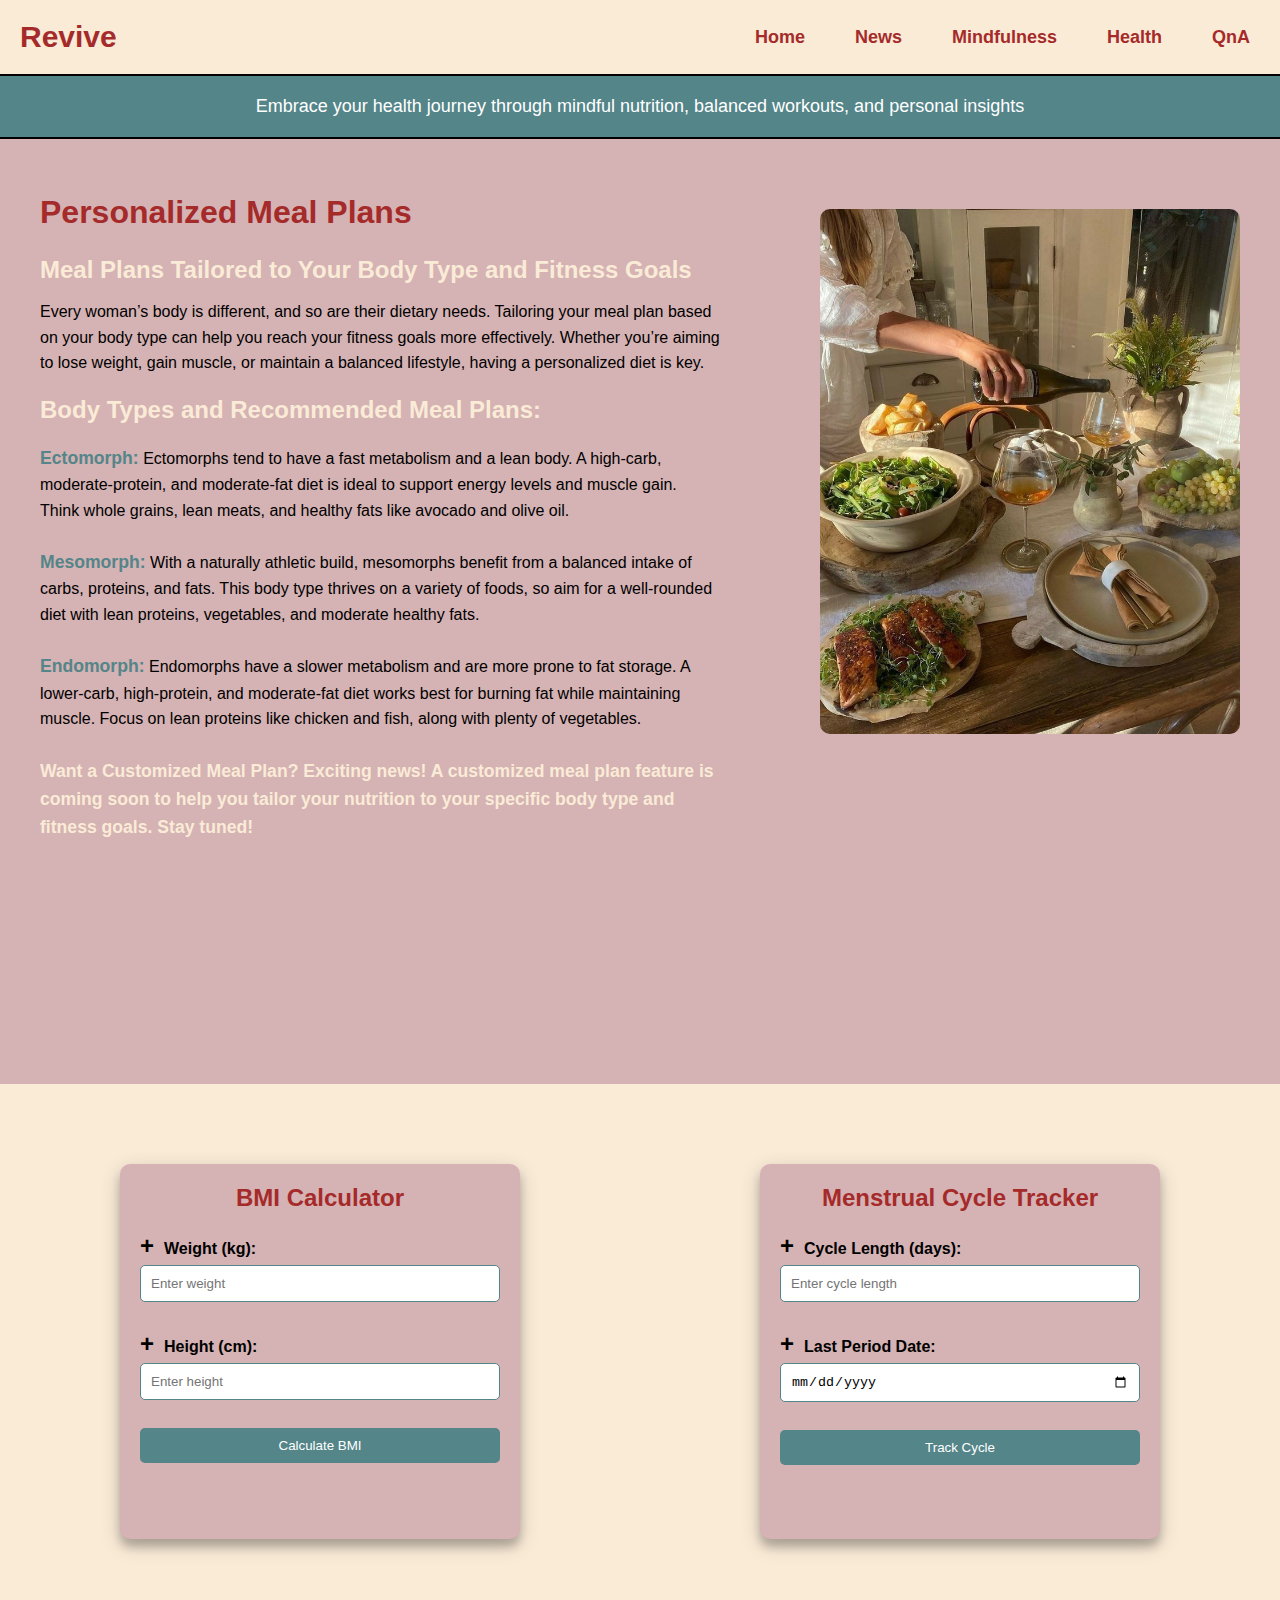
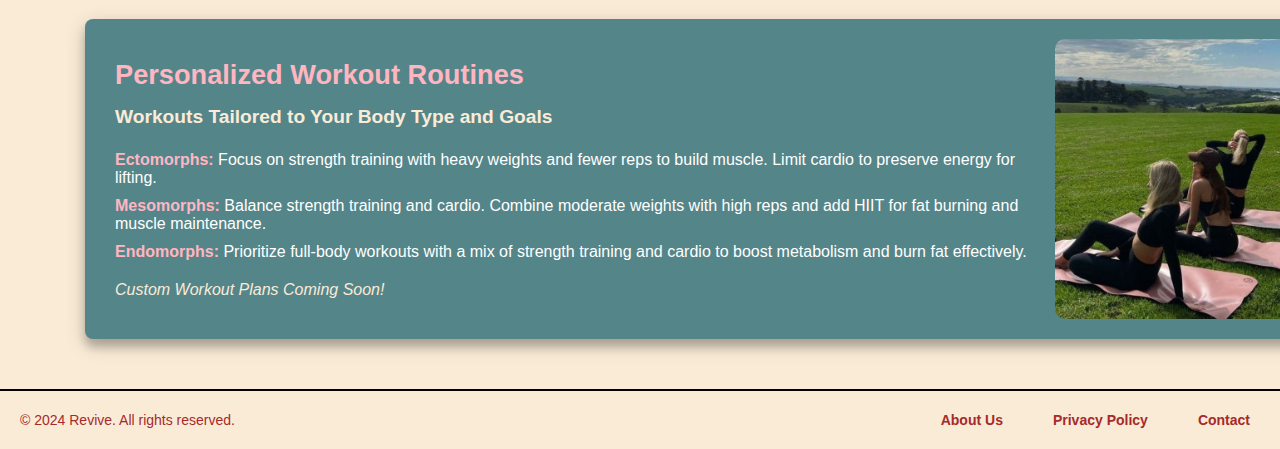
<file: health.html>
<!DOCTYPE html>
<html lang="en">
<head>
    <meta charset="UTF-8">
    <meta name="viewport" content="width=device-width, initial-scale=1.0">
    <title>REVIVE</title>
    <link rel="stylesheet" href="css/styles.css">
</head>
<body>
    <header>
        <h1>Revive</h1>
        <nav>
            <ul>
                <li><a href="index.html">Home</a></li>
                <li><a href="news.html">News</a></li>
                <li><a href="mindfulness.html">Mindfulness</a></li>
                <li><a href="health.html">Health</a></li>
                <li><a href="qna.html">QnA</a></li>
            </ul>
        </nav>
    </header>

<header class="mindfulness-header">
        <p>Embrace your health journey through mindful nutrition, balanced workouts, and personal insights</p>
    </header>


    <div class="diet-section">
        <div class="diet-content">
            <h2 class="diet-title">Personalized Meal Plans</h2>
            
            <h3 class="feature-title">Meal Plans Tailored to Your Body Type and Fitness Goals</h3>
            <p class="feature-description">
                Every woman’s body is different, and so are their dietary needs. Tailoring 
                your meal plan based on your body type can help you reach your fitness goals 
                more effectively. Whether you’re aiming to lose weight, gain muscle, or maintain 
                a balanced lifestyle, having a personalized diet is key.
            </p>
            
            <h4 class="body-type-title">Body Types and Recommended Meal Plans:</h4>
            
            <ul class="body-types">
                <li><strong>Ectomorph:</strong> Ectomorphs tend to have a fast metabolism and a lean body. 
                A high-carb, moderate-protein, and moderate-fat diet is ideal to support energy levels 
                and muscle gain. Think whole grains, lean meats, and healthy fats like avocado and olive oil.</li>
                
                <li><strong>Mesomorph:</strong> With a naturally athletic build, mesomorphs benefit from a balanced 
                intake of carbs, proteins, and fats. This body type thrives on a variety of foods, so aim for a 
                well-rounded diet with lean proteins, vegetables, and moderate healthy fats.</li>
                
                <li><strong>Endomorph:</strong> Endomorphs have a slower metabolism and are more prone to fat 
                storage. A lower-carb, high-protein, and moderate-fat diet works best for burning fat while 
                maintaining muscle. Focus on lean proteins like chicken and fish, along with plenty of vegetables.</li>
            </ul>
            
            <p class="interactive-suggestion">
                <strong>Want a Customized Meal Plan? Exciting news! A customized meal plan feature is coming soon to help you tailor your nutrition to your specific body type and fitness goals. Stay tuned!</strong>
            </p>
        </div>
        
        <div class="diet-image">
            <img src="img/health.jpeg" alt="Healthy food image" />
        </div>
    </div>
    

<div class="container6">  
    <div class="calculator-container">
        <h2 class="calculator-title">BMI Calculator</h2>
        <div class="calculator">
            <label for="weight" class="label">Weight (kg):</label>
            <input type="number" id="weight" class="input" placeholder="Enter weight"><br><br>
            
            <label for="height" class="label">Height (cm):</label>
            <input type="number" id="height" class="input" placeholder="Enter height"><br><br>
            
            <button onclick="calculateBMI()" class="button">Calculate BMI</button>
            <p id="bmiResult" class="result"></p>
        </div>
    </div>

    <div class="tracker-container">
        <h2 class="tracker-title">Menstrual Cycle Tracker</h2>
        <div class="cycle-tracker">
            <label for="cycleLength" class="label">Cycle Length (days):</label>
            <input type="number" id="cycleLength" class="input" placeholder="Enter cycle length"><br><br>
            
            <label for="lastPeriod" class="label">Last Period Date:</label>
            <input type="date" id="lastPeriod" class="input"><br><br>

            <button onclick="trackCycle()" class="button">Track Cycle</button>
            <p id="cycleResult" class="result"></p>
        </div>
    </div>
</div>
    
<div class="workout-container">
    <div class="workout-content">
        <h2 class="workout-title">Personalized Workout Routines</h2>
        <p class="workout-description">
            <strong>Workouts Tailored to Your Body Type and Goals</strong>
        </p>
        <ul class="workout-list">
            <li class="workout-item"><strong class="workout-head">Ectomorphs:</strong> Focus on strength training with heavy weights and fewer reps to build muscle. Limit cardio to preserve energy for lifting.</li>
            <li class="workout-item"><strong class="workout-head">Mesomorphs:</strong> Balance strength training and cardio. Combine moderate weights with high reps and add HIIT for fat burning and muscle maintenance.</li>
            <li class="workout-item"><strong class="workout-head">Endomorphs:</strong> Prioritize full-body workouts with a mix of strength training and cardio to boost metabolism and burn fat effectively.</li>
        </ul>
        <p class="custom-workout">Custom Workout Plans Coming Soon!</p>
    </div>
    <div>
        <img src="img/workout.jpeg" alt="Workout Image" class="image-class" />
    </div>
</div>


    <script src="js/scripts.js"></script>
    <footer>
        <p>&copy; 2024 Revive. All rights reserved.</p>
        <nav>
            <ul>
                <li><a href="#about">About Us</a></li>
                <li><a href="#privacy">Privacy Policy</a></li>
                <li><a href="#contact">Contact</a></li>
            </ul>
        </nav>
    </footer>
        
</body>
</html>
</file>
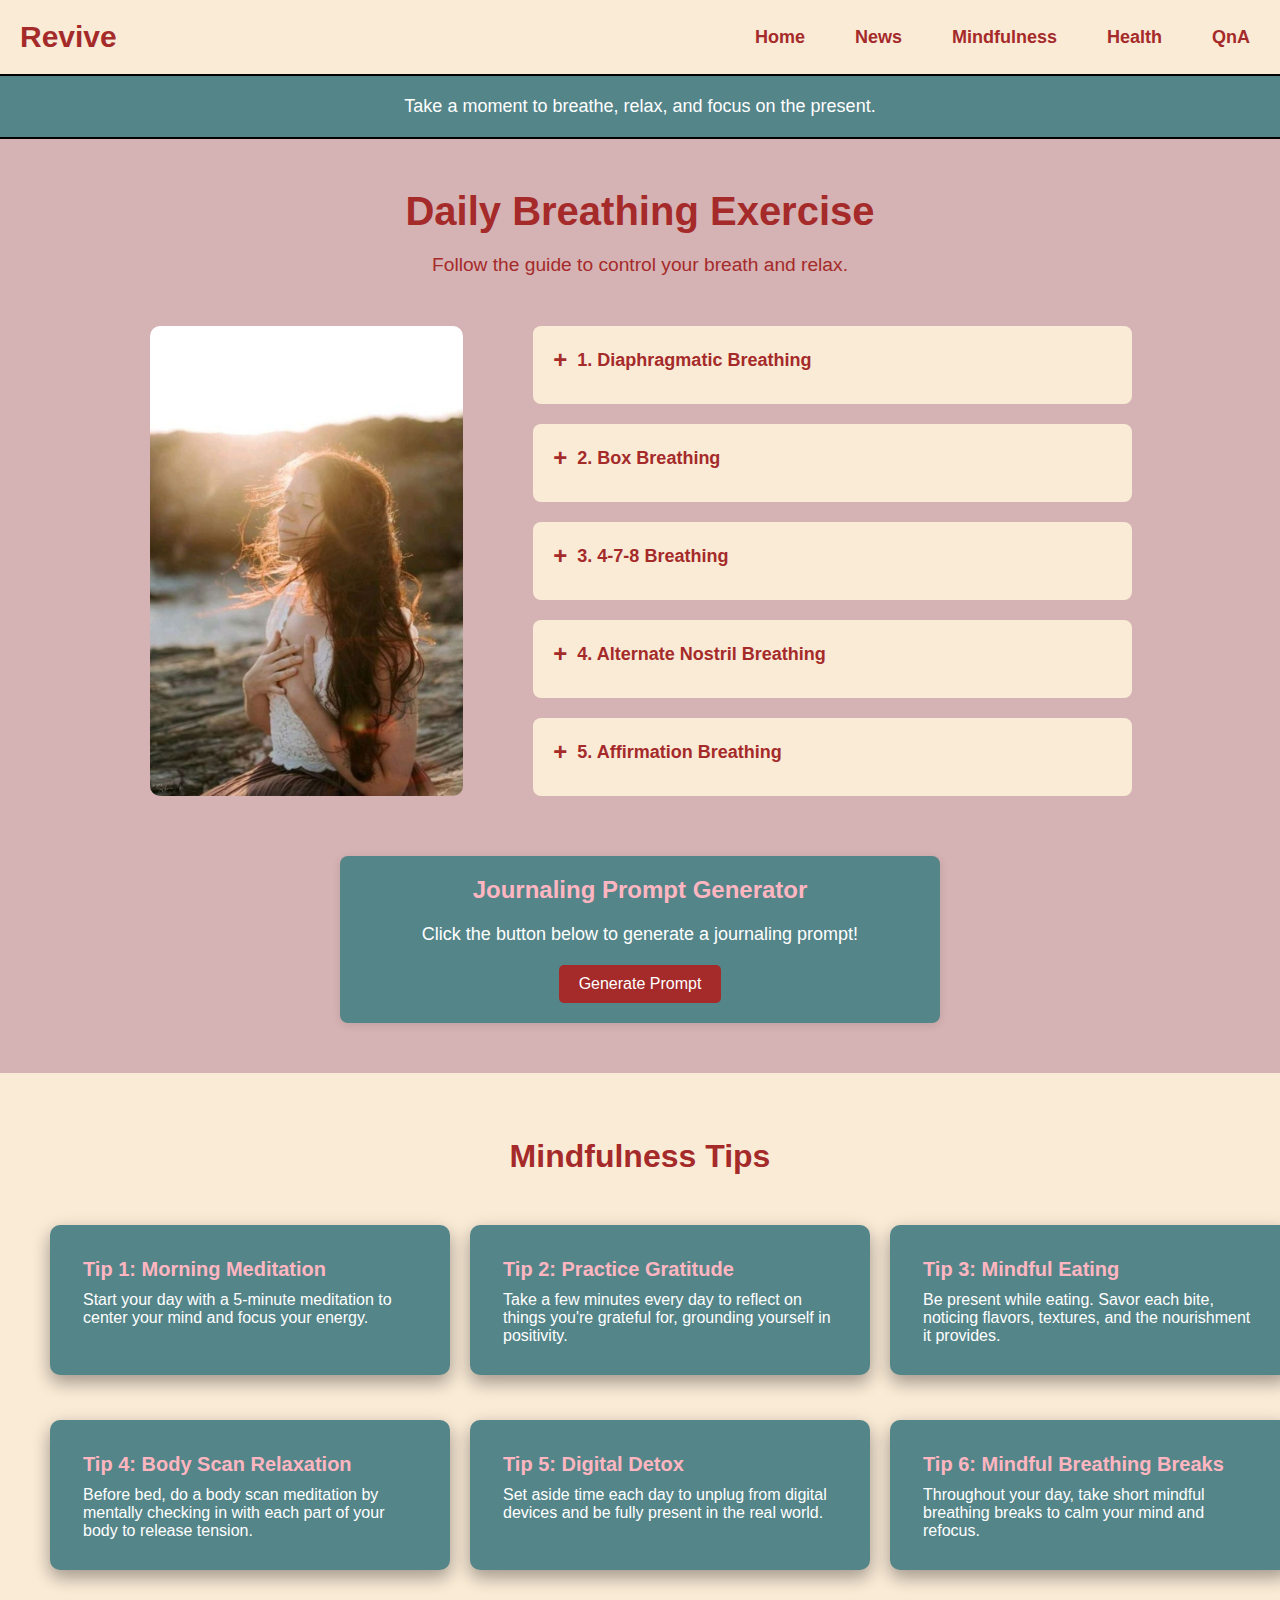
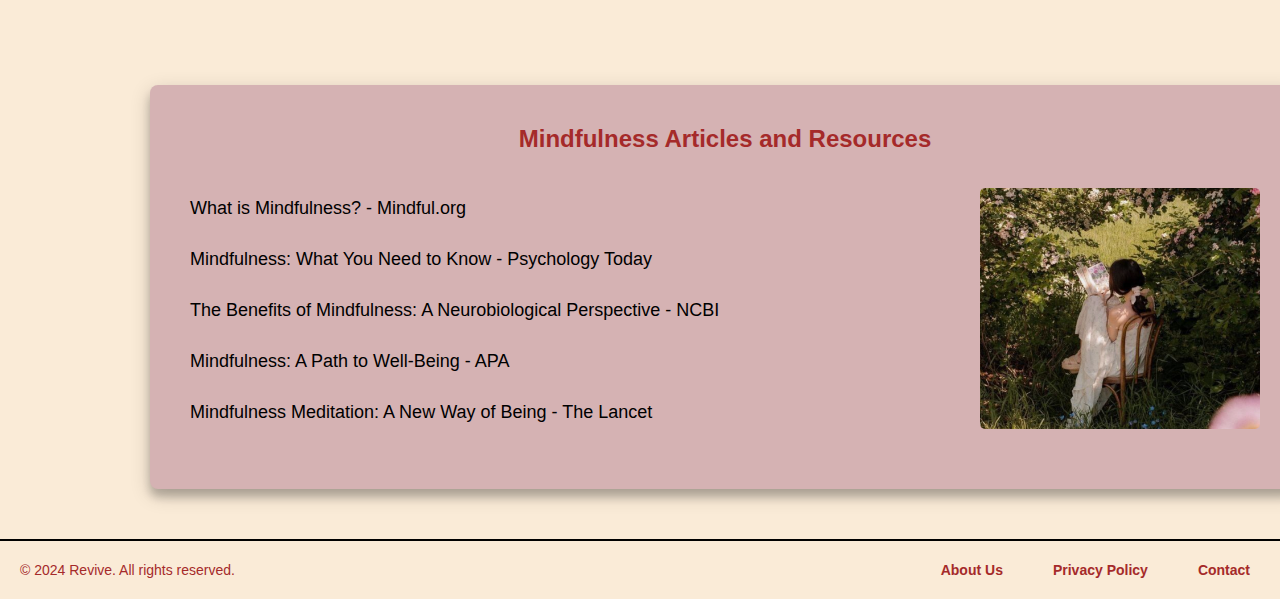
<file: mindfulness.html>
<!DOCTYPE html>
<html lang="en">
<head>
    <meta charset="UTF-8">
    <meta name="viewport" content="width=device-width, initial-scale=1.0">
    <title>REVIVE</title>
    <link rel="stylesheet" href="css/styles.css">
</head>
<body>
    <header>
        <h1>Revive</h1>
        <nav>
            <ul>
                <li><a href="index.html">Home</a></li>
                <li><a href="news.html">News</a></li>
                <li><a href="mindfulness.html">Mindfulness</a></li>
                <li><a href="health.html">Health</a></li>
                <li><a href="qna.html">QnA</a></li>
            </ul>
        </nav>
    </header>

<header class="mindfulness-header">
        <p>Take a moment to breathe, relax, and focus on the present.</p>
    </header>
      
    <section class="breathing-exercise">
        <h2 class="exercise-title">Daily Breathing Exercise</h2>
        <p class="exercise-introduction">Follow the guide to control your breath and relax.</p>
    
        <div class="container4">
        <img src="img/yoga.jpeg" class="yoga-img">
        <ul class="accordian2">
            <li>
                <input type="checkbox" name="accordian2" id="diaphragmatic-breathing">
                <label for="diaphragmatic-breathing" class="question2">1. Diaphragmatic Breathing</label>
                <div class="answer2">
                    <p>Lie on your back or sit comfortably. Place one hand on your chest and the other on your abdomen. Inhale deeply through your nose, allowing your diaphragm (not your chest) to inflate with air. Exhale slowly through your mouth.</p>
                </div>
            </li>
            <li>
                <input type="checkbox" name="accordian2" id="box-breathing">
                <label for="box-breathing" class="question2">2. Box Breathing</label>
                <div class="answer2">
                    <p>Inhale through your nose for a count of four. Hold your breath for a count of four. Exhale through your mouth for a count of four. Hold your breath again for a count of four. Repeat this cycle several times.</p>
                </div>
            </li>
            <li>
                <input type="checkbox" name="accordian2" id="four-seven-eight-breathing">
                <label for="four-seven-eight-breathing" class="question2">3. 4-7-8 Breathing</label>
                <div class="answer2">
                    <p>Inhale quietly through your nose for a count of four. Hold your breath for a count of seven. Exhale completely through your mouth for a count of eight. This exercise helps to calm the nervous system.</p>
                </div>
            </li>
            <li>
                <input type="checkbox" name="accordian2" id="alternate-nostril-breathing">
                <label for="alternate-nostril-breathing" class="question2">4. Alternate Nostril Breathing</label>
                <div class="answer2">
                    <p>Using your right thumb, close your right nostril. Inhale deeply through your left nostril. Close the left nostril with your right ring finger, then release your right nostril and exhale through it. Inhale through the right nostril, then close it and exhale through the left nostril. Repeat several times.</p>
                </div>
            </li>
            <li>
                <input type="checkbox" name="accordian2" id="affirmation-breathing">
                <label for="affirmation-breathing" class="question2">5. Affirmation Breathing</label>
                <div class="answer2">
                    <p>Inhale deeply while repeating a positive affirmation (e.g., "I am strong"). Hold for a moment, then exhale while releasing any negative thoughts. This combines breathwork with positive reinforcement.</p>
                </div>
            </li>
        </ul>    
        </div>
        <div class="journaling-container">
            <h2 class="journaling-title">Journaling Prompt Generator</h2>
            <p class="journaling-prompt" id="prompt">Click the button below to generate a journaling prompt!</p>
            <button class="generate-button" id="generatePrompt">Generate Prompt</button>
        </div>
    </section>
    


<div><h2 class="mindfulness-title">Mindfulness Tips</h2></div>
<section class="mindfulness-tips">
    <div class="tip-card">
      <h3>Tip 1: Morning Meditation</h3>
      <p>Start your day with a 5-minute meditation to center your mind and focus your energy.</p>
    </div>
    <div class="tip-card">
      <h3>Tip 2: Practice Gratitude</h3>
      <p>Take a few minutes every day to reflect on things you're grateful for, grounding yourself in positivity.</p>
    </div>
    <div class="tip-card">
      <h3>Tip 3: Mindful Eating</h3>
      <p>Be present while eating. Savor each bite, noticing flavors, textures, and the nourishment it provides.</p>
    </div>
    <div class="tip-card">
        <h3>Tip 4: Body Scan Relaxation</h3>
        <p>Before bed, do a body scan meditation by mentally checking in with each part of your body to release tension.</p>
      </div>
      <div class="tip-card">
        <h3>Tip 5: Digital Detox</h3>
        <p>Set aside time each day to unplug from digital devices and be fully present in the real world.</p>
      </div>
      <div class="tip-card">
        <h3>Tip 6: Mindful Breathing Breaks</h3>
        <p>Throughout your day, take short mindful breathing breaks to calm your mind and refocus.</p>
      </div>
  </section>


  <section class="mindfulness-resources">
    <h2 class="mindfulness-title1">Mindfulness Articles and Resources</h2>
    <div class="resource-content">
    <div class="resource-list">
        <ul>
            <li><a href="https://www.mindful.org/what-is-mindfulness/" class="resource-link" target="_blank">What is Mindfulness? - Mindful.org</a></li>
            <li><a href="https://www.psychologytoday.com/us/basics/mindfulness" class="resource-link" target="_blank">Mindfulness: What You Need to Know - Psychology Today</a></li>
            <li><a href="https://www.ncbi.nlm.nih.gov/pmc/articles/PMC3679190/" class="resource-link" target="_blank">The Benefits of Mindfulness: A Neurobiological Perspective - NCBI</a></li>
            <li><a href="https://www.apa.org/monitor/2012/01/mindfulness" class="resource-link" target="_blank">Mindfulness: A Path to Well-Being - APA</a></li>
            <li><a href="https://www.thelancet.com/journals/lancet/article/PIIS0140-6736(12)61440-0/fulltext" class="resource-link" target="_blank">Mindfulness Meditation: A New Way of Being - The Lancet</a></li>
        </ul>
    </div>
    <img src="img/softgirl.png" class="softgirl-img">
</div>
</section>


      

<footer>
    <p>&copy; 2024 Revive. All rights reserved.</p>
    <nav>
        <ul>
            <li><a href="#about">About Us</a></li>
            <li><a href="#privacy">Privacy Policy</a></li>
            <li><a href="#contact">Contact</a></li>
        </ul>
    </nav>
</footer>
<script src="js/scripts.js"></script>
</body>
</html>
</file>
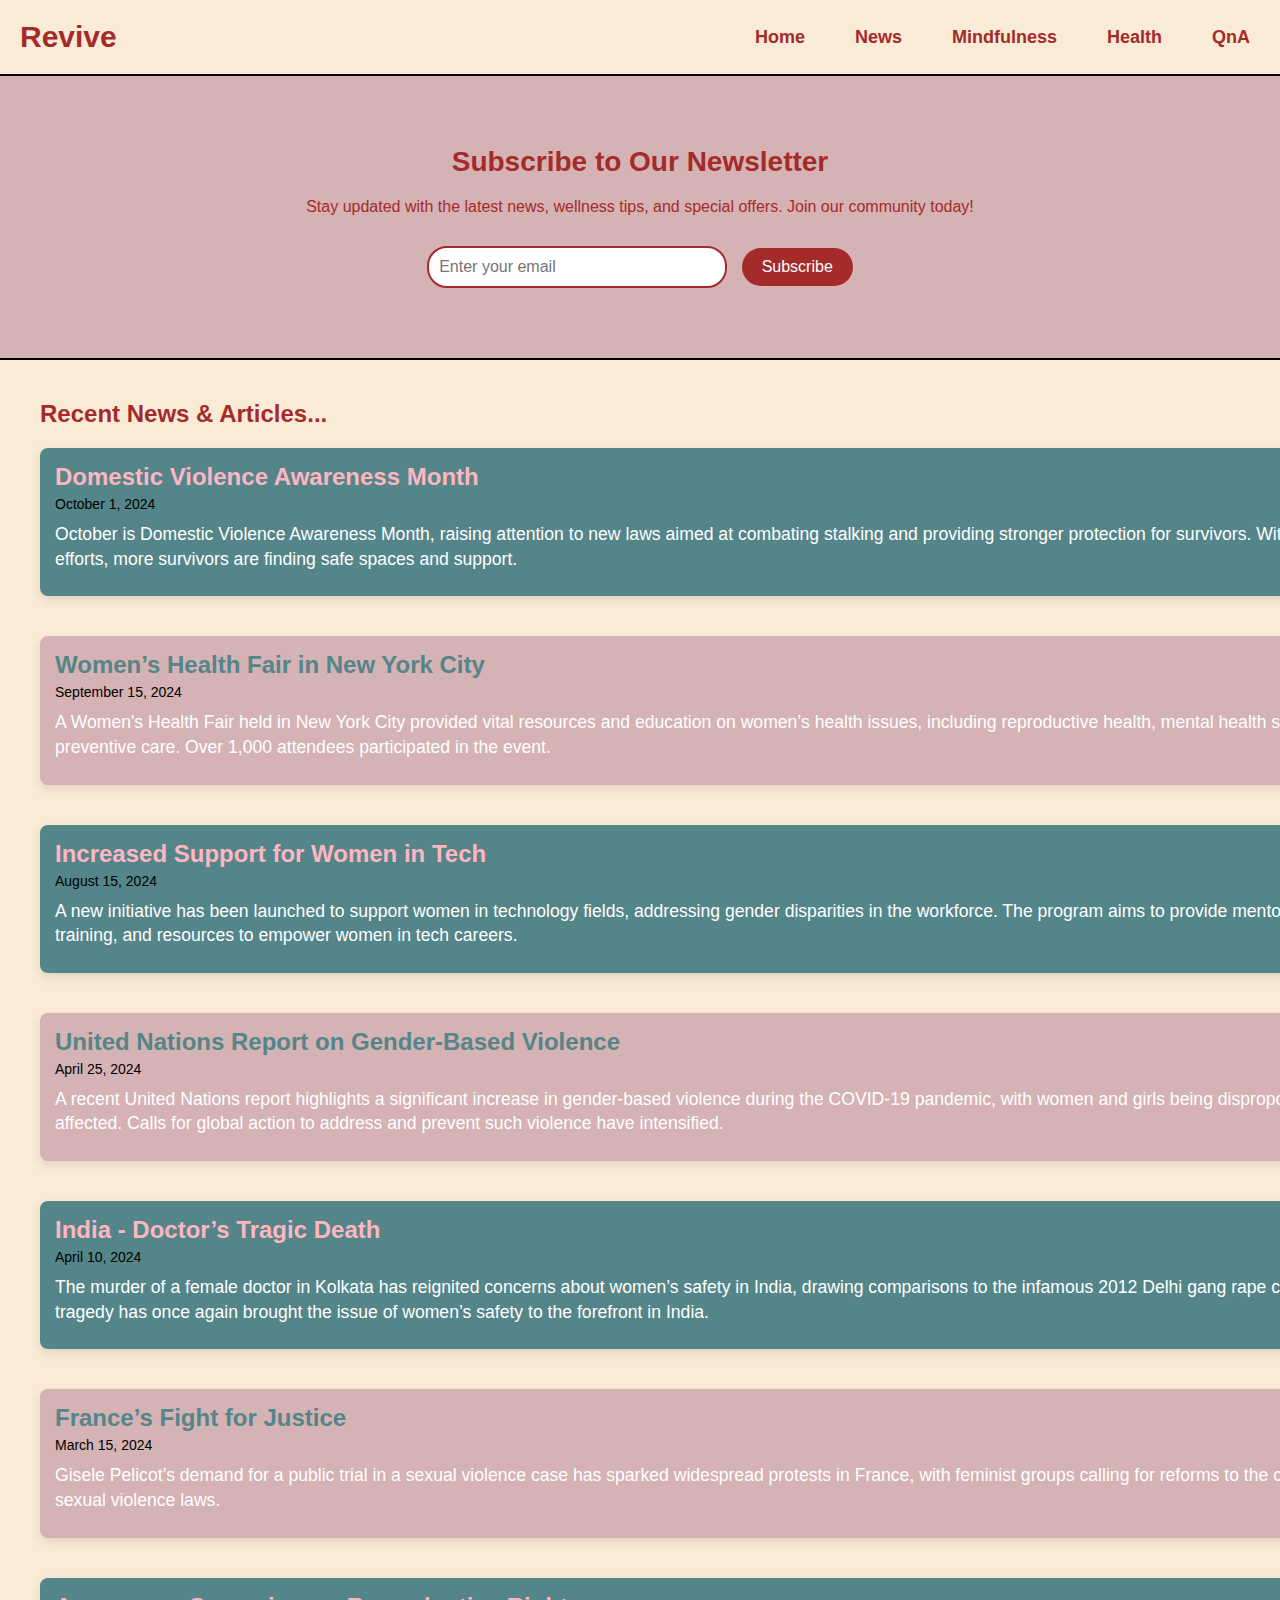
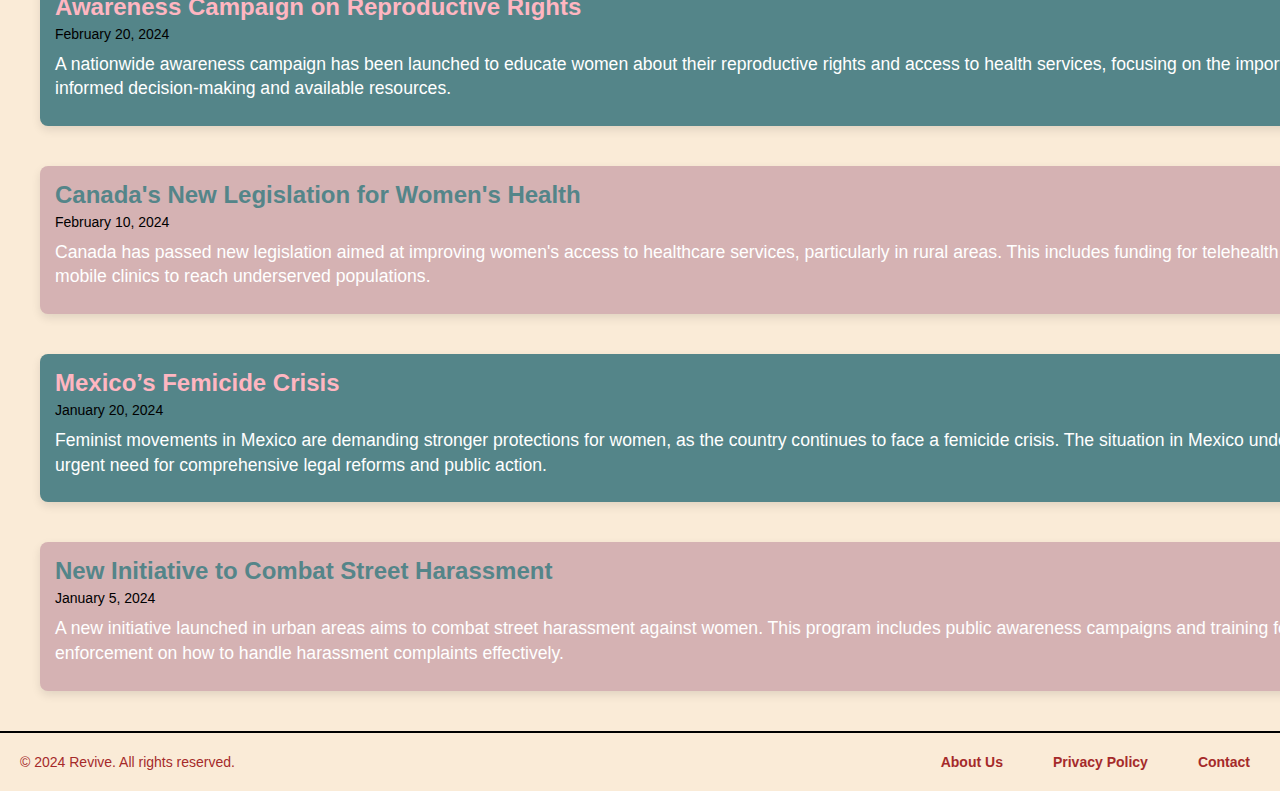
<file: news.html>
<!DOCTYPE html>
<html lang="en">
<head>
    <meta charset="UTF-8">
    <meta name="viewport" content="width=device-width, initial-scale=1.0">
    <title>REVIVE</title>
    <link rel="stylesheet" href="css/styles.css">
</head>
<body>
    <header>
        <h1>Revive</h1>
        <nav>
            <ul>
                <li><a href="index.html">Home</a></li>
                <li><a href="news.html">News</a></li>
                <li><a href="mindfulness.html">Mindfulness</a></li>
                <li><a href="health.html">Health</a></li>
                <li><a href="qna.html">QnA</a></li>
            </ul>
        </nav>
    </header>

<section class="subscribe-section">
        <h2>Subscribe to Our Newsletter</h2>
        <p>Stay updated with the latest news, wellness tips, and special offers. Join our community today!</p>
        <form action="#" method="post" class="subscribe-form">
        <input type="email" name="email" placeholder="Enter your email" required>
        <button type="submit">Subscribe</button>
        </form>
</section>

    <main class="main-content">
        <h1 class="news-title">Recent News & Articles...</h1>
        <article class="news-article">
            <h2 class="article-title">Domestic Violence Awareness Month</h2>
            <p class="article-date">October 1, 2024</p>
            <p class="article-content">October is Domestic Violence Awareness Month, raising attention to new laws aimed at combating stalking and providing stronger protection for survivors. With these efforts, more survivors are finding safe spaces and support.</p>
        </article>

        <article class="news-article1">
            <h2 class="article-title1">Women’s Health Fair in New York City</h2>
            <p class="article-date1">September 15, 2024</p>
            <p class="article-content1">A Women's Health Fair held in New York City provided vital resources and education on women’s health issues, including reproductive health, mental health support, and preventive care. Over 1,000 attendees participated in the event.</p>
        </article>

        <article class="news-article">
            <h2 class="article-title">Increased Support for Women in Tech</h2>
            <p class="article-date">August 15, 2024</p>
            <p class="article-content">A new initiative has been launched to support women in technology fields, addressing gender disparities in the workforce. The program aims to provide mentorship, training, and resources to empower women in tech careers.</p>
        </article>


        <article class="news-article1">
            <h2 class="article-title1">United Nations Report on Gender-Based Violence</h2>
            <p class="article-date1">April 25, 2024</p>
            <p class="article-content1">A recent United Nations report highlights a significant increase in gender-based violence during the COVID-19 pandemic, with women and girls being disproportionately affected. Calls for global action to address and prevent such violence have intensified.</p>
        </article>

        <article class="news-article">
            <h2 class="article-title">India - Doctor’s Tragic Death</h2>
            <p class="article-date">April 10, 2024</p>
            <p class="article-content">The murder of a female doctor in Kolkata has reignited concerns about women’s safety in India, drawing comparisons to the infamous 2012 Delhi gang rape case. This tragedy has once again brought the issue of women’s safety to the forefront in India.</p>
        </article>

        <article class="news-article1">
            <h2 class="article-title1">France’s Fight for Justice</h2>
            <p class="article-date1">March 15, 2024</p>
            <p class="article-content1">Gisele Pelicot’s demand for a public trial in a sexual violence case has sparked widespread protests in France, with feminist groups calling for reforms to the country’s sexual violence laws.</p>
        </article>

        <article class="news-article">
            <h2 class="article-title">Awareness Campaign on Reproductive Rights</h2>
            <p class="article-date">February 20, 2024</p>
            <p class="article-content">A nationwide awareness campaign has been launched to educate women about their reproductive rights and access to health services, focusing on the importance of informed decision-making and available resources.</p>
        </article>

        <article class="news-article1">
            <h2 class="article-title1">Canada's New Legislation for Women's Health</h2>
            <p class="article-date1">February 10, 2024</p>
            <p class="article-content1">Canada has passed new legislation aimed at improving women's access to healthcare services, particularly in rural areas. This includes funding for telehealth services and mobile clinics to reach underserved populations.</p>
        </article>

        <article class="news-article">
            <h2 class="article-title">Mexico’s Femicide Crisis</h2>
            <p class="article-date">January 20, 2024</p>
            <p class="article-content">Feminist movements in Mexico are demanding stronger protections for women, as the country continues to face a femicide crisis. The situation in Mexico underscores the urgent need for comprehensive legal reforms and public action.</p>
        </article>

        <article class="news-article1">
            <h2 class="article-title1">New Initiative to Combat Street Harassment</h2>
            <p class="article-date1">January 5, 2024</p>
            <p class="article-content1">A new initiative launched in urban areas aims to combat street harassment against women. This program includes public awareness campaigns and training for law enforcement on how to handle harassment complaints effectively.</p>
        </article>
    </main>

<footer>
    <p>&copy; 2024 Revive. All rights reserved.</p>
    <nav>
        <ul>
            <li><a href="#about">About Us</a></li>
            <li><a href="#privacy">Privacy Policy</a></li>
            <li><a href="#contact">Contact</a></li>
            </ul>
        </nav>
</footer>
        
<script src="js/scripts.js"></script>    
</body>
</html>
</file>
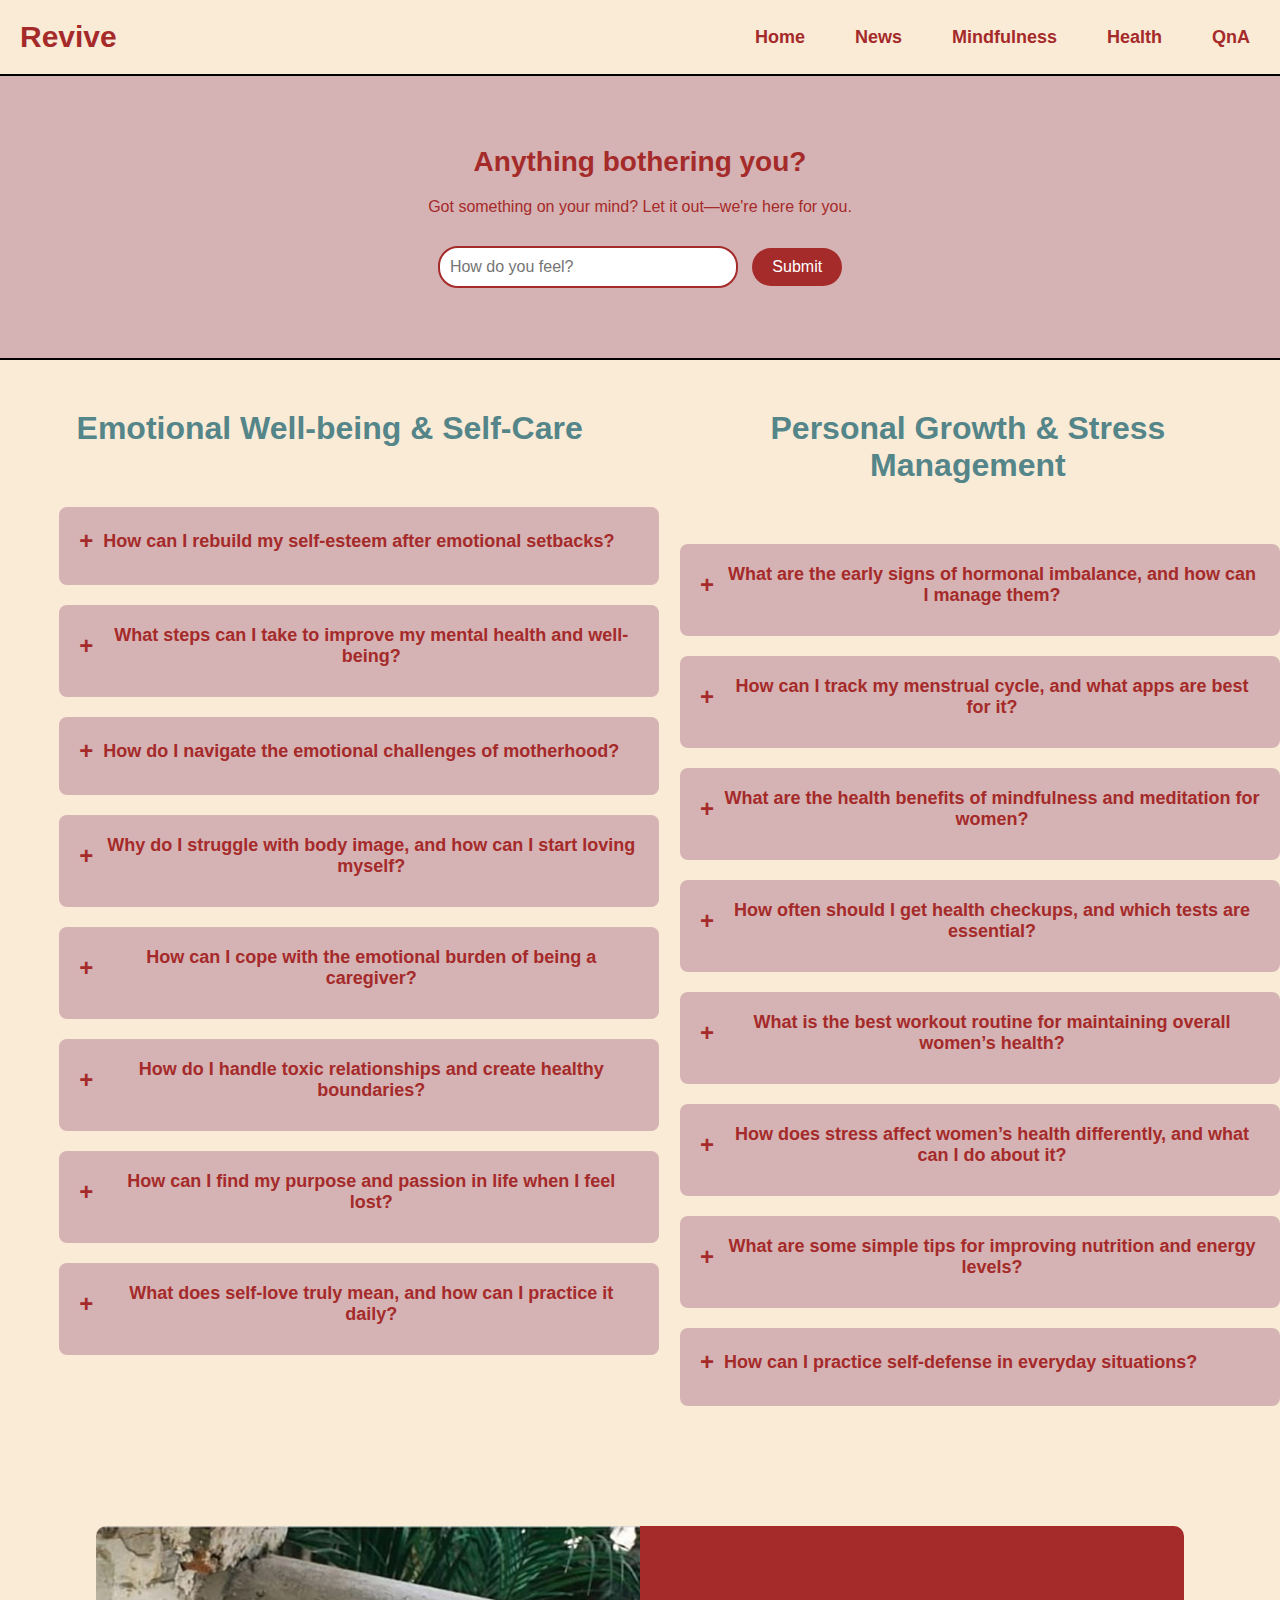
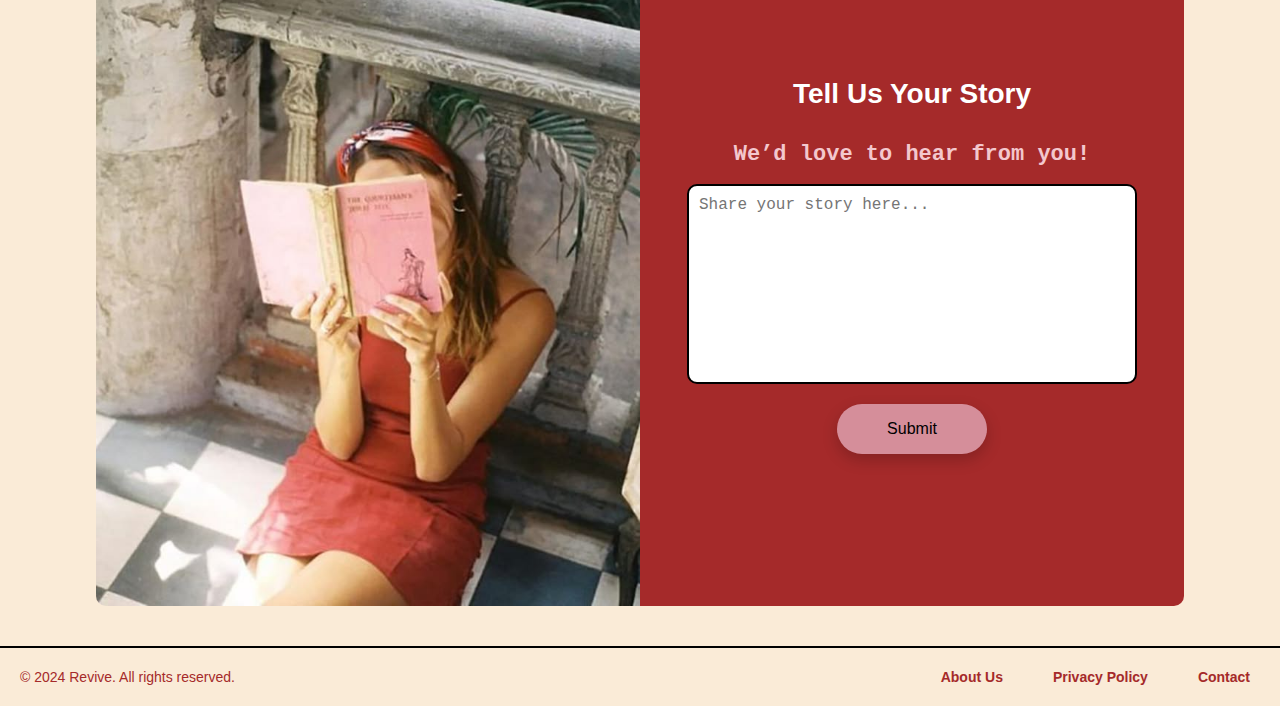
<file: qna.html>
<!DOCTYPE html>
<html lang="en">
<head>
    <meta charset="UTF-8">
    <meta name="viewport" content="width=device-width, initial-scale=1.0">
    <title>REVIVE</title>
    <link rel="stylesheet" href="css/styles.css">
    
</head>
<body>
    <header>
        <h1>Revive</h1>
        <nav>
            <ul>
                <li><a href="index.html">Home</a></li>
                <li><a href="news.html">News</a></li>
                <li><a href="mindfulness.html">Mindfulness</a></li>
                <li><a href="health.html">Health</a></li>
                <li><a href="qna.html">QnA</a></li>
            </ul>
        </nav>
    </header>
    
<body>

    <section class="submit-section">
        <h2>Anything bothering you?</h2>
        <p>Got something on your mind? Let it out—we're here for you.</p>
        <form action="#" method="post" class="submit-form">
        <input type="text" name="input" placeholder="How do you feel?">
        <button type="submit">Submit</button>
        </form>
</section>



    <div class="container3">
        <div class="left-side">
            <h1 class="qna-title1">Emotional Well-being & Self-Care</h1>
        <ul class="accordian">
          <li>
             <input type="checkbox" name="accordian" id="first" >
             <label for="first" class="question">How can I rebuild my self-esteem after emotional setbacks?</label>
             <div class="answer">
                <p>Rebuilding self-esteem starts with acknowledging the setback without judgment. Begin by practicing self-compassion; speak to yourself as you would to a close friend. Set small, achievable goals that help you regain a sense of accomplishment. Surround yourself with positive influences and people who lift you up. Gradually work on shifting negative self-talk into constructive affirmations. Remember, self-worth isn't based on success or failure but on your inherent value as a person.</p>
             </div>
        </li>

        <li>
            <input type="checkbox" name="accordian" id="second">
            <label for="second" class="question">What steps can I take to improve my mental health and well-being?</label>
            <div class="answer">
               <p>Start by prioritizing self-care—this can include exercise, balanced nutrition, and adequate sleep. Practice mindfulness and meditation to stay grounded in the present moment. Establish a support network of friends, family, or professionals with whom you can talk openly. Engage in activities that bring you joy and purpose. Limit your consumption of negative media, and consider journaling to process your emotions. If needed, seek professional help without hesitation, as therapy can be an important tool.</p>
            </div>
       </li>

       <li>
        <input type="checkbox" name="accordian" id="third">
        <label for="third" class="question">How do I navigate the emotional challenges of motherhood? </label>
        <div class="answer">
           <p>Motherhood is a deeply rewarding but challenging journey. It’s essential to give yourself grace and let go of the idea of being a "perfect" mother. Establish a routine that includes time for self-care, even if it’s just a few moments a day. Talk openly with other mothers or support groups, as shared experiences can ease feelings of isolation. Trust your instincts, but don't hesitate to ask for help when you need it. Remember, emotional resilience grows as you learn and adapt with each phase of motherhood.</p>
        </div>
       </li>

       <li>
        <input type="checkbox" name="accordian" id="fourth" >
        <label for="fourth" class="question">Why do I struggle with body image, and how can I start loving myself?</label>
        <div class="answer">
           <p>Struggles with body image often stem from societal pressures and unrealistic beauty standards. The key to overcoming this is shifting your focus from appearance to functionality—appreciate what your body can do. Challenge negative thoughts by reframing them with positive affirmations about your strengths and abilities. Engage in activities that make you feel good physically, whether it’s dancing, yoga, or walking. Self-love is a journey; remind yourself that you’re worthy, regardless of appearance.</p>
        </div>
   </li>
   <li>
    <input type="checkbox" name="accordian" id="fifth" >
    <label for="fifth" class="question">How can I cope with the emotional burden of being a caregiver?</label>
    <div class="answer">
       <p>Caregiving is a noble yet demanding role. It’s crucial to recognize that it’s okay to feel overwhelmed and exhausted. Set realistic expectations for yourself and don't feel guilty about asking for help. Make time for activities that rejuvenate you, whether it’s a hobby or simply rest. Establish boundaries to protect your mental and emotional well-being, and seek out caregiver support groups where you can share your experiences and learn from others. Self-care is not selfish; it’s necessary.</p>
    </div>
</li>
<li>
    <input type="checkbox" name="accordian" id="sixth" >
    <label for="sixth" class="question">How do I handle toxic relationships and create healthy boundaries? </label>
    <div class="answer">
       <p>Handling toxic relationships starts with recognizing the patterns—manipulation, emotional abuse, or constant negativity. Begin by setting clear boundaries that protect your emotional space. Communicate your needs assertively but calmly. If the relationship continues to harm you, consider distancing yourself or cutting ties if necessary. Focus on nurturing relationships that respect your boundaries, and surround yourself with those who uplift rather than drain you.</p>
    </div>
</li>
<li>
    <input type="checkbox" name="accordian" id="seventh" >
    <label for="seventh" class="question">How can I find my purpose and passion in life when I feel lost? </label>
    <div class="answer">
       <p>Feeling lost is a part of the self-discovery journey. Begin by exploring activities that genuinely interest you. Consider what brings you joy and where your natural talents lie. Reflect on moments in your life when you felt fulfilled or inspired. It’s okay if your purpose isn’t clear right away—embrace the process of trial and error. Journaling can help clarify your thoughts, and talking to mentors or life coaches may guide you toward deeper insights about yourself.</p>
    </div>
</li>
<li>
    <input type="checkbox" name="accordian" id="eighth" >
    <label for="eighth" class="question">What does self-love truly mean, and how can I practice it daily?</label>
    <div class="answer">
       <p>Self-love is the practice of accepting yourself as you are, while also committing to your growth and well-being. It involves acknowledging your flaws without self-criticism and celebrating your achievements. To practice it daily, start by setting aside time for self-reflection and self-care. Engage in positive self-talk, nourish your body with healthy foods, and honor your emotional needs. Surround yourself with positive influences, and regularly engage in activities that bring you joy.</p>
    </div>
   </li>
  </ul>
 </div>


 <div class="right-side">
    <h1 class="qna-title2">Personal Growth & Stress Management</h1>
<ul class="accordian">
  <li>
     <input type="checkbox" name="accordian" id="ninth" >
     <label for="ninth" class="question">What are the early signs of hormonal imbalance, and how can I manage them?</label>
     <div class="answer">
        <p> Early signs of hormonal imbalance may include fatigue, mood swings, irregular periods, acne, unexplained weight gain or loss, and changes in libido. To manage these, consider a healthy diet rich in whole foods, regular exercise, and stress reduction through mindfulness or yoga. Hormonal imbalances should be discussed with a healthcare provider, as they can suggest treatments or lifestyle changes tailored to your needs.</p>
     </div>
</li>

<li>
    <input type="checkbox" name="accordian" id="tenth">
    <label for="tenth" class="question">How can I track my menstrual cycle, and what apps are best for it?</label>
    <div class="answer">
       <p>Tracking your menstrual cycle helps you better understand your body and identify patterns. Apps like Clue, Flo, and Period Tracker are great tools for this. They allow you to log symptoms, mood changes, and flow, as well as predict ovulation. These insights can help with everything from fertility planning to recognizing any irregularities that might need medical attention.</p>
    </div>
</li>

<li>
<input type="checkbox" name="accordian" id="eleventh">
<label for="eleventh" class="question">What are the health benefits of mindfulness and meditation for women?  </label>
<div class="answer">
   <p>Mindfulness and meditation reduce stress, improve focus, and enhance emotional regulation. For women, these practices can also help manage hormonal fluctuations, reduce anxiety related to work or family life, and foster self-awareness. Regular meditation has been shown to lower blood pressure, boost immune function, and improve sleep quality, making it an essential part of holistic health.
   </p>
</div>
</li>

<li>
<input type="checkbox" name="accordian" id="twelveth" >
<label for="twelveth" class="question">How often should I get health checkups, and which tests are essential? </label>
<div class="answer">
   <p>Women should have annual health checkups, including a pelvic exam and a Pap smear (every three years for women aged 21-65). Regular breast exams or mammograms (depending on age) are also important. Blood pressure checks, cholesterol screenings, and bone density tests are recommended for those at risk. It’s a good idea to discuss personal and family medical history with your doctor to tailor the frequency of these tests to your individual needs.</p>
</div>
</li>
<li>
<input type="checkbox" name="accordian" id="thirteenth" >
<label for="thirteenth" class="question">What is the best workout routine for maintaining overall women’s health?</label>
<div class="answer">
<p>A balanced routine includes cardio, strength training, and flexibility exercises. Aim for at least 150 minutes of moderate aerobic activity weekly, such as walking or swimming. Include two strength training sessions per week to build muscle and bone density. Yoga or Pilates can help improve flexibility and reduce stress. Choose activities that you enjoy, making it easier to stay consistent.</p>
</div>
</li>
<li>
<input type="checkbox" name="accordian" id="fourteen" >
<label for="fourteen" class="question">How does stress affect women’s health differently, and what can I do about it?</label>
<div class="answer">
<p> Stress can have a more pronounced effect on women, often leading to hormonal imbalances, weight fluctuations, or menstrual irregularities. Chronic stress can also increase the risk of heart disease, anxiety, and depression. To manage stress, incorporate relaxation techniques such as deep breathing, meditation, or even journaling. Regular exercise and adequate sleep also help keep stress levels in check. Seek support from friends or professionals when needed.</p>
</div>
</li>
<li>
<input type="checkbox" name="accordian" id="fifteen" >
<label for="fifteen" class="question">What are some simple tips for improving nutrition and energy levels? </label>
<div class="answer">
<p>Focus on a diet rich in whole foods—fruits, vegetables, whole grains, and lean proteins. Stay hydrated throughout the day, and don’t skip meals. Incorporate small, nutrient-dense snacks like nuts or yogurt to maintain energy levels. Limit processed foods and sugar, which can lead to energy crashes. Eating smaller, more frequent meals may also help stabilize blood sugar and energy.
</p>
</div>
</li>
<li>
<input type="checkbox" name="accordian" id="sixteen" >
<label for="sixteen" class="question">How can I practice self-defense in everyday situations?</label>
<div class="answer">
<p>Self-defense starts with being aware of your surroundings. Walk confidently, and trust your instincts—if something feels off, remove yourself from the situation. Learn basic self-defense techniques, such as how to break free from a hold or where to strike an attacker. Consider taking a self-defense class for hands-on practice. Carrying a whistle, pepper spray, or personal alarm can provide extra safety measures.</p>
</div>
</li>
</ul>
</div>
</div>


<div class="container5">
    <div class="image-section" id="sharestory">
        <img src="img/blog.jpeg" alt="A supportive image" />
    </div>
    <div class="form-section">
        <h2>Tell Us Your Story</h2>
        <div class="shareline">We’d love to hear from you!</div>
        <form action="#" method="post" class="story-form">
            <textarea name="story" placeholder="Share your story here..." required></textarea>
            <button type="submit" class="share_story1">Submit</button>
        </form>
    </div>
</div>


    <footer>
        <p>&copy; 2024 Revive. All rights reserved.</p>
        <nav>
            <ul>
                <li><a href="#about">About Us</a></li>
                <li><a href="#privacy">Privacy Policy</a></li>
                <li><a href="#contact">Contact</a></li>
            </ul>
        </nav>
    </footer>

<script src="js/scripts.js"></script>
</body>
</html>
</file>
<file: css/styles.css>
/* General Styles */

* {
  margin: 0;
  padding: 0;
  box-sizing: border-box;
}

html, body{
  height: 100%; 
}

body {
  display: flex;
  flex-direction: column; 
  justify-content: space-between; 
  font-family: 'Arial', sans-serif;
  background-color: antiquewhite;
}

a {
  text-decoration: none;
}

/* Navbar Styles */
header {
  padding: 20px;
  border-bottom: 2px solid black;
  display: flex;
  justify-content: space-between; 
  align-items: center;
}

header h1 {
  font-size: 30px;
  color: brown;
  display: inline-block;
  margin: 0;
  text-align: bottom;
}

nav ul {
  list-style-type: none;
  margin: 0;
  padding: 0;
  display: flex;
  justify-content: flex-end; 
}

nav ul li {
  margin-left: 30px;
}

nav ul li a {
  text-decoration: none;
  font-size: 18px;
  font-weight: bold;
  color: brown; 
  padding: 10px;
  transition: color 0.3s, border-bottom 0.3s;
}

nav ul li a:hover {
  color: #D91656; 
  border-bottom: 2px solid #D91656; 
}

/* Footer Styles */
footer {
  padding: 20px;
  border-top: 2px solid black;
  display: flex;
  justify-content: space-between; 
  align-items: center;
  background-color: antiquewhite; 
}

footer p {
  font-size: 14px;
  color: brown; 
  margin: 0;
}

footer nav ul {
  list-style-type: none;
  margin: 0;
  padding: 0;
  display: flex;
}

footer nav ul li {
  margin-left: 30px;
}

footer nav ul li a {
  text-decoration: none;
  font-size: 14px;
  color: brown; 
  transition: color 0.3s;
}

footer nav ul li a:hover {
  color: #D91656; 
}

/* Responsive Design */
@media (max-width: 768px) {
  nav ul {
      flex-direction: column;
      align-items: center;
  }

  nav ul li {
      margin: 10px 0;
  }

  header {
      flex-direction: column;
  }

  .awareness-section {
      padding: 30px;
  }
}

/*HOMEPAGE*/
.intro{
  font-family:Verdana, Geneva, Tahoma, sans-serif;
  margin: 20px auto;
  border-radius: 50px;
  text-align: center;
  color:  brown;
  padding: 50px;
  max-width: 1200px;
  font-size: 1.15rem;
  line-height: 1.8;
  font-weight: bold;
  
}

.introline{
  color: antiquewhite;
  
}

.img{
  padding: 20px;
  padding-bottom: 20px;
  margin-bottom: 50px;
  text-align: center;
  align-self: center;
  width: 1000px;
  border-radius: 50px;
  background-color: black ;
  box-shadow: 0 10px 20px rgba(0, 0, 0, 0.1);
}




hr{
  width:1455px;
}


.features {
  text-align: center;
  margin: 50px 0;
}

.feature-boxes {
  display: flex;
  flex-wrap: wrap;
  justify-content: center;
  gap: 100px;
}

.feature-box {
  background-color:rgb(84, 133, 137);
  color:white; 
  padding: 20px;
  border-radius: 25px; 
  box-shadow: 0 4px 12px rgba(0, 0, 0, 0.1); 
  width: 300px; 
  transition: transform 0.3s, box-shadow 0.3s; 
  box-shadow: 0 8px 16px rgba(0, 0, 0, 0.2), 0 6px 20px rgba(0, 0, 0, 0.19);
}

.feature-box h3 {
  font-size: 1.5rem;
  margin-bottom: 5px;
  color: lightpink 
}

.feature-box p {
  font-size: 1rem;
  line-height: 1.4;
}

.feature-box:hover {
  transform: scale(1.05); 
  box-shadow: 0 6px 16px rgba(0, 0, 0, 0.2); 
}

.features_text{
   color: brown;
   padding-bottom: 55px;
  line-height: 1.8;
  font-weight: bold;
  font-size: 2.5rem;
}


.share_story{
  height: 50px;
  width: 150px;
  border-radius: 10px;
  transition: background-color 0.5s ease, color 0.5s ease;
  background-color: rgb(213, 142, 154);
  color: black;
  box-shadow: 0 6px 16px rgba(0, 0, 0, 0.2); 
}

.share_story:hover{
  background-color: brown;
  color: white;
}

.share_story:active{
  opacity: 0.8;;
}

.shareline{
  color: rgb(243, 199, 205);
  text-align: center;
  margin-bottom: 10px;
  margin-top: 10px;
  font-family: monospace;
  font-size: 22px;
  line-height: 1.8;
  font-weight: bold;
}

.container{
  display:flex; 
  justify-content:space-between; 
  width: 100%; 
  align-items: flex-start;
}

.second_part, .story_p {
  width: 50%; 
  box-shadow: 0px 4px 6px rgba(0, 0, 0, 0.1);
  height: 700px;
}

.first_part{
  background-color:rgb(213, 178, 179);
  height: 1200px;
}

.second_part{
  vertical-align: top;
}

.third_part{
  background-color: antiquewhite;
  margin-bottom: 30px;
}

.story_p{
  background-color: rgb(84, 133, 137);
  color: white;
  text-align: center;
  padding: 55px;
  display: flex; 
  flex-direction: column; 
  justify-content: center; 
  align-items: center; 
  text-align: center;
  font-size: 1.1rem;
  line-height: 1.8;
  font-weight:550;
}

.freeimg{
  width: 100%;
  height: 100%;
  object-fit: cover;;
}


video{
  width: 950px;
  height: auto;
  position: static;
  margin-top: -45px;
  border-radius: 20px;
  display: block;
  margin-bottom: 10px;
}



.home-blog{
  background-color: rgb(213, 178, 179);
  padding-top: 60px ;
  width: 100%;
}

.blog-link{
  color: brown;
  display: block;
  font-size: 1.1rem;
  font-weight: bold;
  transition: color 0.3s;
  text-decoration: underline;
  height: 100px;
  text-align: center;  
}

.blog-link:hover{
  color: black ;
}

.qnatext{
  margin: 20px;
  text-align: center;
  color: brown;
  font-size: 1.5rem;
}


/*qna PAGE*/


.submit-section {
  background-color: rgb(213, 178, 179);
  padding: 70px;
  text-align: center;
  border-bottom: 2px solid black;
}

.submit-section h2 {
  font-size: 28px;
  color: brown; 
  margin-bottom: 20px;
}

.submit-section p {
  font-size: 16px;
  color: brown; 
  margin-bottom: 30px;
}

.submit-form input[type="text"] {
  padding: 10px;
  font-size: 16px;
  border: 2px solid brown; 
  border-radius: 20px;
  width: 300px;
  margin-right: 10px;
}

.submit-form button {
  padding: 10px 20px;
  font-size: 16px;
  color: white;
  background-color: brown; 
  border: none;
  border-radius: 20px;
  cursor: pointer;
  transition: background-color 0.3s ease;
}

.submit-form button:hover {
  background-color: #D91656; 
}


.qna-title1, .qna-title2{
  color:  rgb(84, 133, 137);
  align-items: center;
  text-align: center;
  margin-top: 30px;
  font-weight: 700;
}

.qna-title2{
  margin-left: 35px;
}

.container2 {
  display: flex;
  justify-content: space-between; 
  padding-bottom: 30px;
  width: 90%;
}

.left-side, .right-side {
  flex: 1;
  width: 48%; 
  padding: 20px;
  border-radius: 8px; 
}

.accordian{
  margin: 60px auto;
  width: 600px;
  align-items: center;
}

.accordian li{
  list-style: none;
  width: 100%;
  margin: 20px;
  padding: 10px;
  border-radius: 8px;
  background-color: rgb(213, 178, 179);
  
}

.accordian li label{
  color: brown;
  display: flex;
  align-items:center;
  padding: 10px;
  font-size: 18px;
  font-weight: 600;
  cursor: pointer;
}

label::before{
  content: '+';
  margin-right: 10px;
  font-size: 24px;
  font-weight: 600;
}

input[type="checkbox"]{
  display: none;
}

.accordian .answer{
  color: rgb(255, 255, 255);
  font-size: 1rem;
  line-height: 1.8;
  font-weight:550;
  padding: 5px;
  line-height: 26px;
  max-height: 0;
  overflow: hidden;
  transition: max-height 0.5s, padding 0.5s;
}

.accordian input[type="checkbox"]:checked + label + .answer{
  max-height: 400px;
  padding: 10px 10px 20px;
}

.accordian input[type="checkbox"]:checked + label::before{
  content: '-';
}

.container3 {
  display: flex;
  width: 97%;
  text-align: center;
  justify-content: center;
  margin: 0 auto 40px;
}

.container5 {
  display: flex;
  width: 85%;
  text-align: center;
  justify-content: center;
  margin: 0 auto 40px;
}
.image-section {
  flex: 1; 
  display: flex;
  justify-content: center;
  align-items: center;
}

.image-section img {
  max-width: 100%; 
  height: auto;
  border: none; 
  border-top-left-radius:10px;
  border-bottom-left-radius:10px;
}

.form-section {
  flex: 1;
  background-color: brown;
  display: flex;
  flex-direction: column;
  align-items: center;
  justify-content: center;
  border: none; 
  margin: 0; 
  border-top-right-radius:10px;
  border-bottom-right-radius:10px;
}

.form-section h2 {
  font-size: 28px;
  color: white;
  margin-bottom: 15px;
}

.shareline {
  color: rgb(243, 199, 205);
  text-align: center;
  margin-bottom: 10px;
  margin-top: 10px;
  font-family: monospace;
  font-size: 22px;
  line-height: 1.8;
  font-weight: bold;
}

.story-form {
  display: flex;
  flex-direction: column;
  align-items: center;
}

.story-form textarea {
  padding: 10px;
  font-size: 16px;
  border: 2px solid black;
  border-radius: 10px; /* Remove rounding */
  width: 450px;
  height: 200px;
  resize: none; /* Prevent resizing */
  margin-bottom: 20px;
}

.share_story1 {
  height: 50px;
  width: 150px;
  font-size: 1rem;
  border-radius: 50px;
  transition: background-color 0.5s ease, color 0.5s ease;
  background-color: rgb(213, 142, 154);
  color: black;
  box-shadow: 0 6px 16px rgba(0, 0, 0, 0.2); 
  border: none; /* Ensure no border */
}

.share_story1:hover {
  background-color: lightpink;
  color: black;
}

.share_story1:active {
  opacity: 0.8;
}



/*NEWS PAGE*/

.subscribe-section {
  background-color: rgb(213, 178, 179);
  padding: 70px;
  text-align: center;
  border-bottom: 2px solid black;
}

.subscribe-section h2 {
  font-size: 28px;
  color: brown; 
  margin-bottom: 20px;
}

.subscribe-section p {
  font-size: 16px;
  color: brown; 
  margin-bottom: 30px;
}

.subscribe-form input[type="email"] {
  padding: 10px;
  font-size: 16px;
  border: 2px solid brown; 
  border-radius: 20px;
  width: 300px;
  margin-right: 10px;
}

.subscribe-form button {
  padding: 10px 20px;
  font-size: 16px;
  color: white;
  background-color: brown; 
  border: none;
  border-radius: 20px;
  cursor: pointer;
  transition: background-color 0.3s ease;
}

.subscribe-form button:hover {
  background-color: #D91656; 
}

.news-title{
  color: brown;
  font-size: 1.5rem;
  margin-top: 40px;
  margin-left: 40px;
  margin-bottom: 20px;
 }
 
 .news-article {
  background-color: rgb(84, 133, 137);
  color:white;
  margin-bottom: 40px;
  margin-left: 40px;
  padding: 15px;
  border-radius: 8px;
  box-shadow: 0 4px 10px rgba(0, 0, 0, 0.1);
  width: 1365px;
 }
 
 .article-title {
  color: lightpink;
  margin-top: 0;
 }
 
 .article-content {
  margin: 10px 0;
  font-size: 1.1rem;
  line-height: 1.4;
 }
 
 .article-date {
  font-size: 14px;
  color: rgb(0, 0, 0);
  margin-bottom: 10px;
  margin-top: 5px;
 }
 
 
 .news-article1 {
  background-color: rgb(213, 178, 179);
  color:white;
  margin-bottom: 40px;
  margin-left: 40px;
  padding: 15px;
  border-radius: 8px;
  box-shadow: 0 4px 10px rgba(0, 0, 0, 0.1);
  width: 1365px;
 }
 
 .article-title1 {
  color: rgb(84, 133, 137);
  margin-top: 0;
 }
 
 .article-content1 {
  margin: 10px 0;
  font-size: 1.1rem;
  line-height: 1.4;
 }
 
 .article-date1 {
  font-size: 14px;
  color: black;
  margin-bottom: 10px;
  margin-top: 5px;
 }
 

 /*mindfullness part*/
 .mindfulness-header {
  padding: 20px;
  background-color: rgb(84, 133, 137); 
  color: white;
  justify-content: center;
  align-items:normal;
 }

.mindfulness-header p {
  font-size: 18px;
  font-weight: 400;
  text-align: center;
}

.breathing-exercise {
  text-align: center;
  padding: 50px;
  background-color: rgb(213, 178, 179); /* Main background color */
  color: brown; /* Main text color */
}

.exercise-title {
  font-size: 2.5em;
  margin-bottom: 20px;
  color: brown; /* Keep title in brown */
}

.exercise-introduction {
  font-size: 1.2em;
  margin-bottom: 30px;
  color: darkbrown; /* A darker shade of brown for contrast */
}


.exercise-step {
  font-size: 1.5em;
  margin-top: 30px;
  color: #4a2c2a; /* Dark shade for step titles */
}

.exercise-description {
  font-size: 1em;
  margin-bottom: 20px;
  line-height: 1.6; /* Improved readability */
  color: darkbrown; /* A darker shade for descriptions */
}

.regular-practice-message {
  font-size: 1.1em;
  margin-top: 30px;
  font-style: italic; /* Italics for emphasis */
  color: #4a2c2a; /* Darker shade for emphasis */
}

.mindfulness-title{
  text-align: center;
  margin-top: 65px;
  background-color: antiquewhite;
  color: brown;
  font-size: 2rem;
}

.mindfulness-tips {
  padding: 50px;
  background-color: antiquewhite;
  color: rgb(84, 133, 137);
  display: grid;
  gap: 20px;
  grid-template-columns: repeat(3, 1fr);
  justify-items: center; 
  align-items: center;
  margin-bottom: 40px;
}

.tip-card {
  background-color: rgb(84, 133, 137);
  padding: 33px;
  border-radius: 10px;
  width: 400px;
  margin-bottom: 25px;
  height: 150px;
  box-shadow: 0 4px 12px rgba(0, 0, 0, 0.1); 
  transition: transform 0.3s, box-shadow 0.3s; 
  box-shadow: 0 8px 16px rgba(0, 0, 0, 0.2), 0 6px 20px rgba(0, 0, 0, 0.19);
}

.tip-card:hover {
  transform: scale(1.05); 
  box-shadow: 0 6px 16px rgba(0, 0, 0, 0.2); 
}

.tip-card h3 {
  margin-top: 0;
  font-size: 20px;
  color: lightpink;
  margin-bottom: 10px;
}

.tip-card p {
  font-size: 16px;
  color: white;
}


.accordian2{
  width: 600px;
  align-items: center;
  flex: 2;
  margin-left: 50px;
}

.accordian2 li{
  list-style: none;
  width: 100%;
  margin: 20px;
  padding: 10px;
  border-radius: 8px;
  background-color: antiquewhite;
  
}

.accordian2 li label{
  color: brown;
  display: flex;
  align-items:center;
  padding: 10px;
  font-size: 18px;
  font-weight: 600;
  cursor: pointer;
}


.accordian2 .answer2{
  color: black;
  font-size: 1rem;
  line-height: 1.8;
  font-weight:550;
  padding: 5px;
  line-height: 26px;
  max-height: 0;
  overflow: hidden;
  transition: max-height 0.5s, padding 0.5s;
}

.accordian2 input[type="checkbox"]:checked + label + .answer2{
  max-height: 400px;
  padding: 10px 10px 20px;
}

.accordian2 input[type="checkbox"]:checked + label::before{
  content: '-';
}

.container4 {
  display: flex;
  width: 90%;
  text-align: center;
  justify-content: center;
  margin-bottom: 40px;
  align-items: flex-start;
  display: flex;
}

.yoga-img{
  display: flex;
  flex: 1;
  height: 470px;
  width: auto;
  margin-left: 100px;
  margin-top: 20px;
  border-radius: 10px;
}


.journaling-container {
  width: 600px;
  margin: auto;
  padding: 20px;
  background-color: rgb(84, 133, 137);
  border-radius: 8px;
  box-shadow: 0 2px 10px rgba(0, 0, 0, 0.1);
  text-align: center;
}

.journaling-title {
  color: lightpink;
}

.journaling-prompt {
  margin: 20px 0;
  font-size: 18px;
  color: white;
}

.generate-button {
  padding: 10px 20px;
  background-color: brown;
  color: white;
  border: none;
  border-radius: 5px;
  cursor: pointer;
  font-size: 16px;
  transition: opacity 0.3s, background-color 0.3s transform 0.3s;
}

.generate-button:hover {
  background-color: rgb(184, 120, 131);
}

.generate-button:active {
  opacity: 0.6;
  transform: scale(0.95);
}

.mindfulness-resources {
  margin-bottom: 50px;
  margin-left: 150px;
  padding: 40px;
  background-color: rgb(213, 178, 179);
  border-radius: 8px;
  width:1150px;
  box-shadow: 0 8px 8px rgba(0, 0, 0, 0.2), 0 6px 20px rgba(0, 0, 0, 0.19);
  display: flex;
  align-items: center;
  flex-direction: column;
  align-items: center;
}

.resource-content{
  display: flex;
  justify-content: space-between;
  width: 100%;
  padding-top: 20px;
}

.resource-list{
  flex: 1;
  margin-right: 20px;
}

.mindfulness-title1 {
  color: brown;
  text-align: center;
  margin-bottom: 15px;
  width: 100%;
}

.resource-list ul {
    list-style-type: none;
    padding: 0;
}

.resource-list li {
  margin-bottom: 20px;
}

.resource-link {
  color: black;
  text-decoration: none;
  font-size: 18px;
  padding-top: 10px;
  display: block;
}

.resource-link:hover {
    text-decoration: underline;
    opacity: 0.8;
}

.softgirl-img{
  max-width: 280px;
  border: 8px;
  margin-bottom: 20px;
  border-radius: 5px;
}


/*Health part*/


.calculator-container, .tracker-container{
  width: 400px;
  margin-top: 30px;
  margin-bottom: 60px;
  height: 375px;
  padding: 20px;
  background-color: rgb(213, 178, 179);
  border-radius: 10px;
  box-shadow: 0 8px 8px rgba(0, 0, 0, 0.2), 0 6px 20px rgba(0, 0, 0, 0.19);
}

.calculator-title,.tracker-title {
  text-align: center;
  margin-bottom: 20px;
  color: brown;
}

.label {
  font-weight: bold;
  margin-bottom: 5px;
  display: block;
}

.input {
  width: 100%;
  padding: 10px;
  margin-bottom: 10px;
  border: 1px solid rgb(84, 133, 137);
  border-radius: 5px;
}

.button {
  background-color: rgb(84, 133, 137);
  color: white;
  border: none;
  padding: 10px 15px;
  border-radius: 5px;
  cursor: pointer;
  transition: background-color 0.3s;
  width: 100%;
}

.button:hover {
  background-color: brown;
}

.result {
  margin-top: 15px;
  font-size: 1.2em;
  text-align: center;
}

.container6{
  display: flex;
  justify-content: space-around; 
  flex-wrap: wrap;
  background-color: antiquewhite;
}

.diet-section {
  display: flex;
  margin-bottom: 50px;
  align-items: flex-start; 
  justify-content: space-between; 
  background-color: rgb(213, 178, 179); 
  padding: 40px;
  flex-wrap: wrap; 
  min-height: 105vh; 
}

.diet-content {
  flex: 1; 
  padding-right: 40px;
  max-width: 60%; 
}

.diet-title {
  color: brown;
  font-size: 2em;
  margin-bottom: 25px;
  margin-top: 15px;
}

.feature-title {
  color:  antiquewhite ;
  font-size: 1.5em;
  margin-bottom: 15px;
}

.feature-description, .body-types, .interactive-suggestion {
  font-size: 1rem;
  line-height: 1.6;
  color: black;
}

.body-types {
  list-style-type: none;
  padding: 0;
}

.body-types li {
  margin-bottom: 25px;
}

.body-types strong {
  color:  rgb(84, 133, 137);
  font-size: 1.1rem;
}

.interactive-suggestion {
  font-weight: bold;
  margin-top: 20px;
  font-size: 1.1rem;
  color: antiquewhite;
}

.diet-image {
  flex: 0 1 35%; 
  display: flex;
  align-items: center; 
  justify-content: center; 
  margin-top: 30px;
}

.diet-image img {
  width: 100%;
  height: auto; 
  border-radius: 10px;
  object-fit: cover; 
  max-height: 600px; 
}

.body-type-title{
  color: antiquewhite;
  margin: 20px 0 20px 0;
  font-size: 1.5rem;
}

.workout-container {
  margin: 20px 0 50px 85px;
  padding-left: 30px;
  padding-right: 30px;
  background-color: rgb(84, 133, 137) ;
  border-radius: 8px;
  width:1280px;
  box-shadow: 0 8px 8px rgba(0, 0, 0, 0.2), 0 6px 20px rgba(0, 0, 0, 0.19);
  display: flex;
  justify-content: space-between;
  align-items: center;  
  flex-direction: row;
}

.workout-content {
  flex: 1;
  text-align: left;
  padding-right: 20px;
}

.workout-title {
  color: lightpink;
  margin-bottom: 7px;
  font-size: 1.7rem;
}

.workout-description {
  color: antiquewhite;
  font-weight: bold;
  line-height: 2;
  font-size: 1.2rem;
  margin-bottom: 15px;
}

.workout-list {
  list-style-type: none;
  padding-left: 0;
}

.workout-item {
  margin-bottom: 10px;
  color: white;
}

.workout-head{
  color: lightpink;
  margin-bottom: 15px;
}

.custom-workout {
  font-style: italic;
  color:antiquewhite ;
  margin-top: 20px;
}

.image-class {
  max-width: 280px;
  width: 100%;
  border: 8px;
  margin-bottom: 20px;
  border-radius: 10px;
  flex-shrink: 0;
  margin-top: 20px;
  display: block; 
  object-fit: cover;
}
</file>
